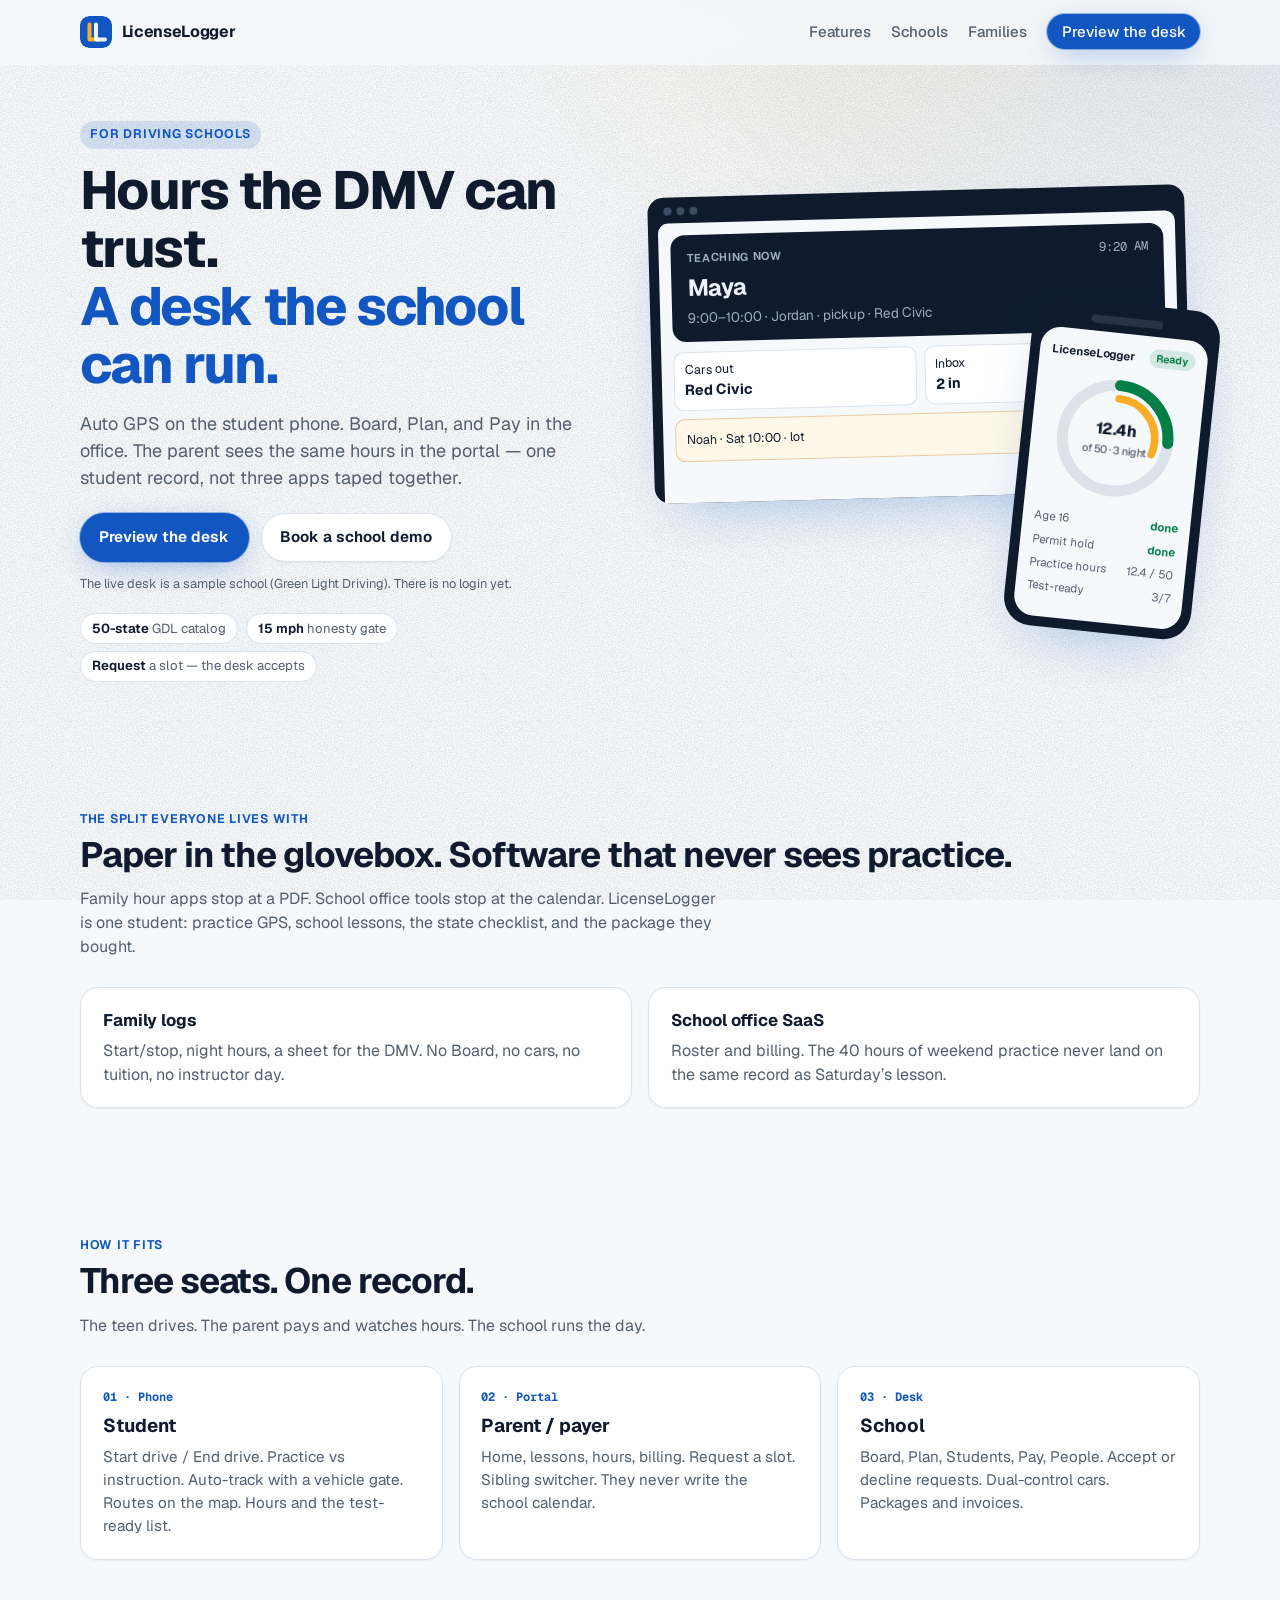
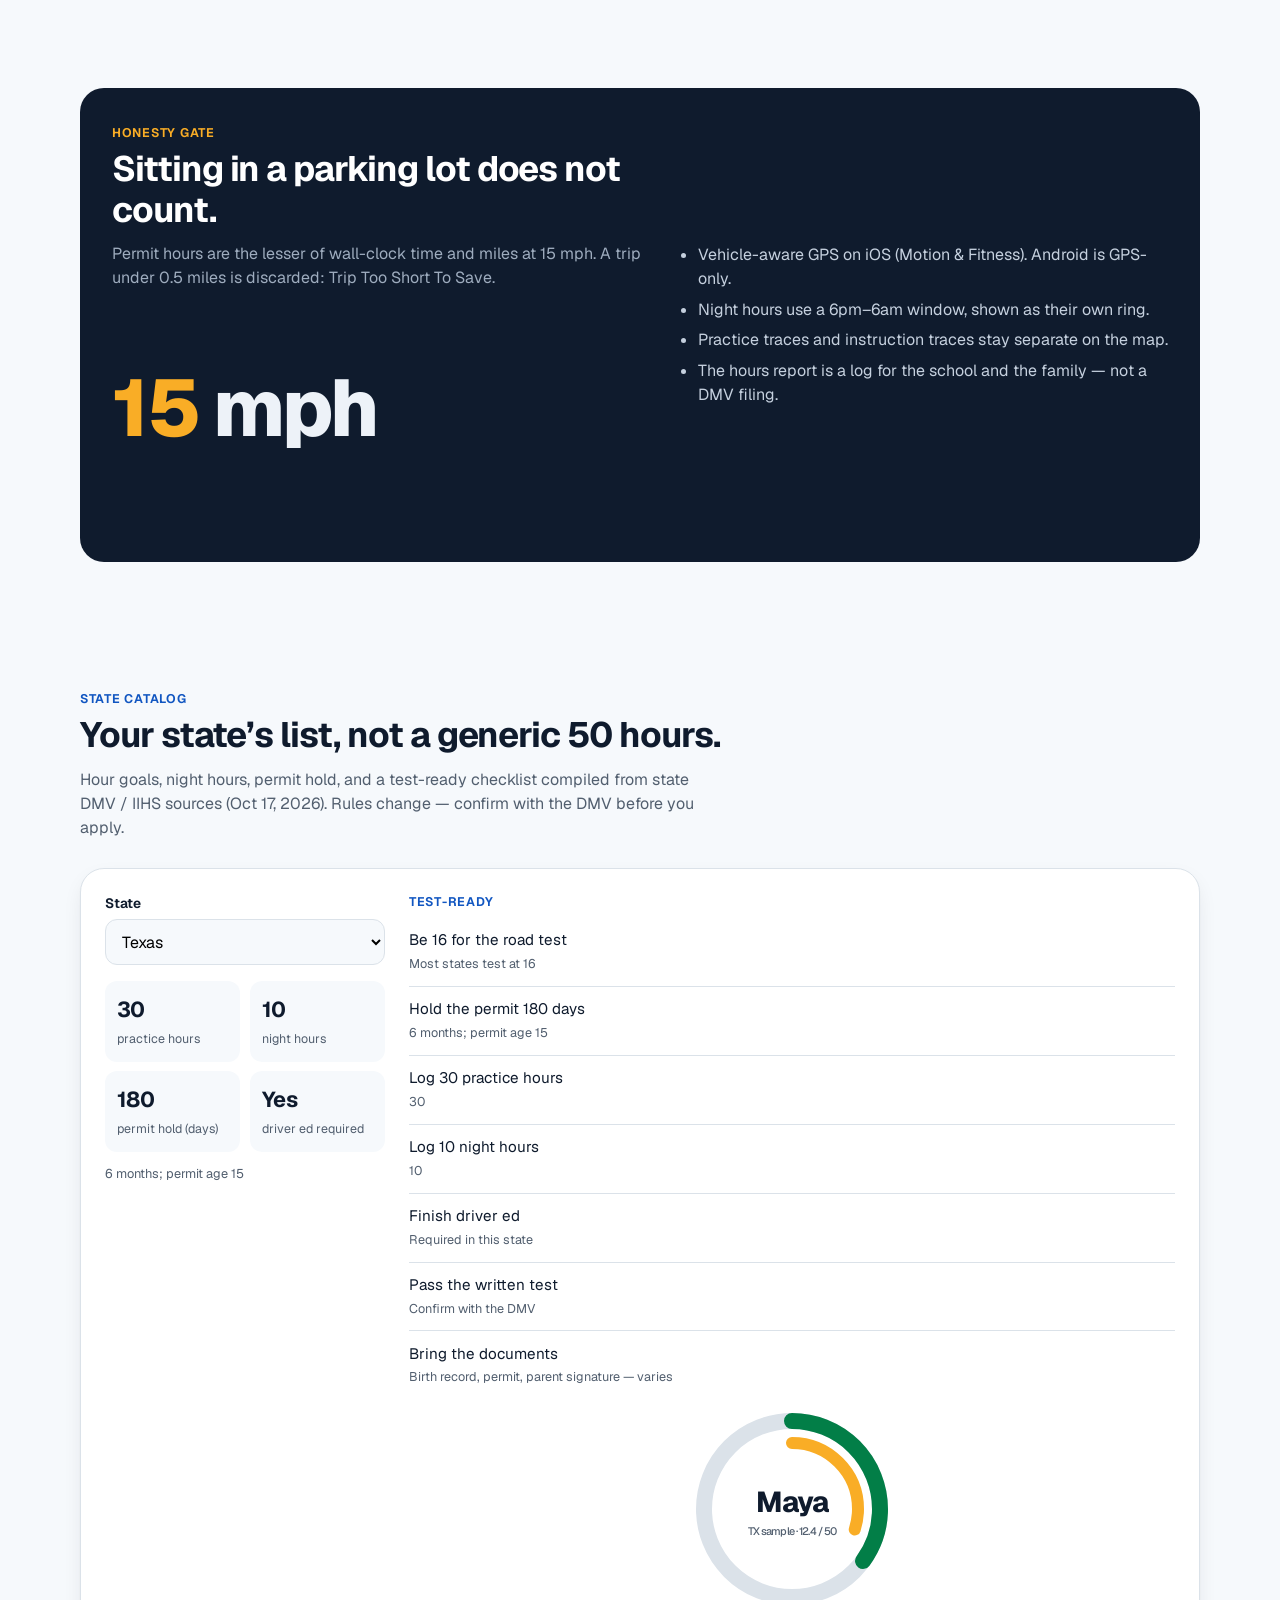
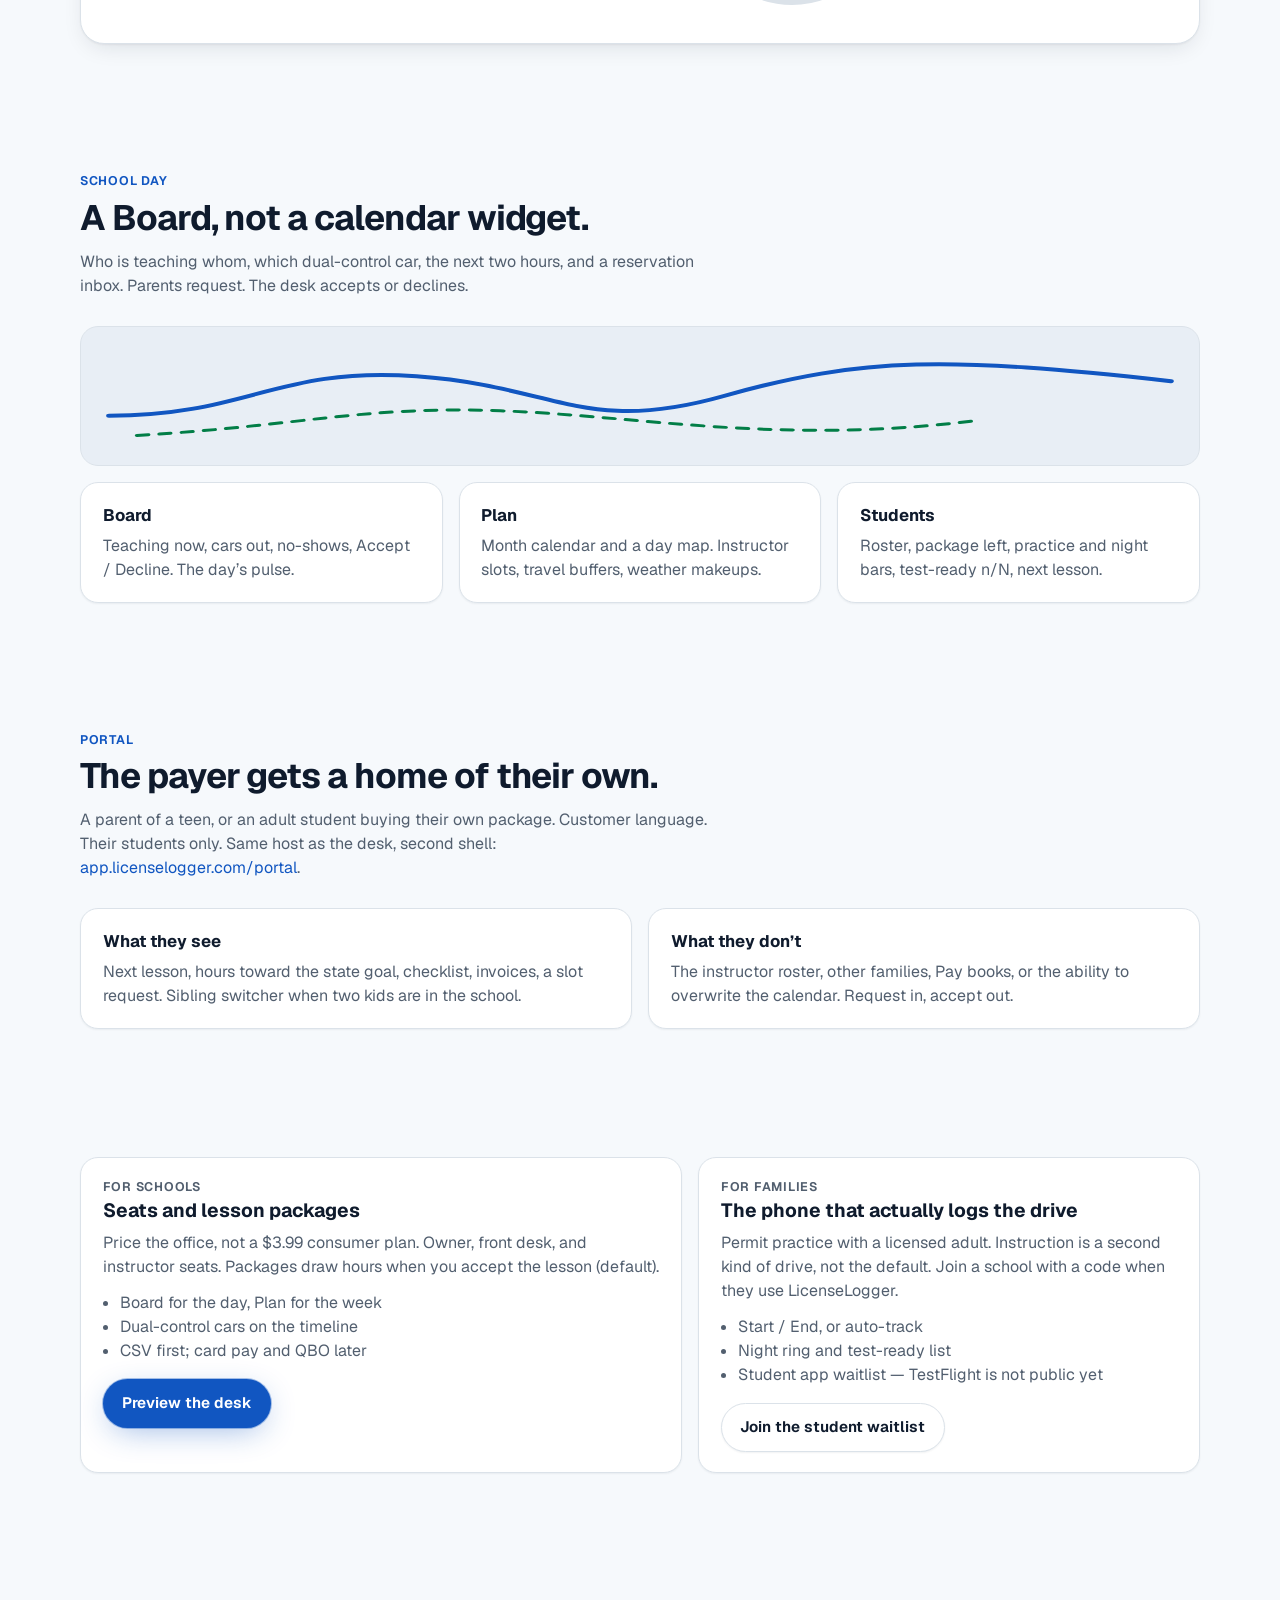
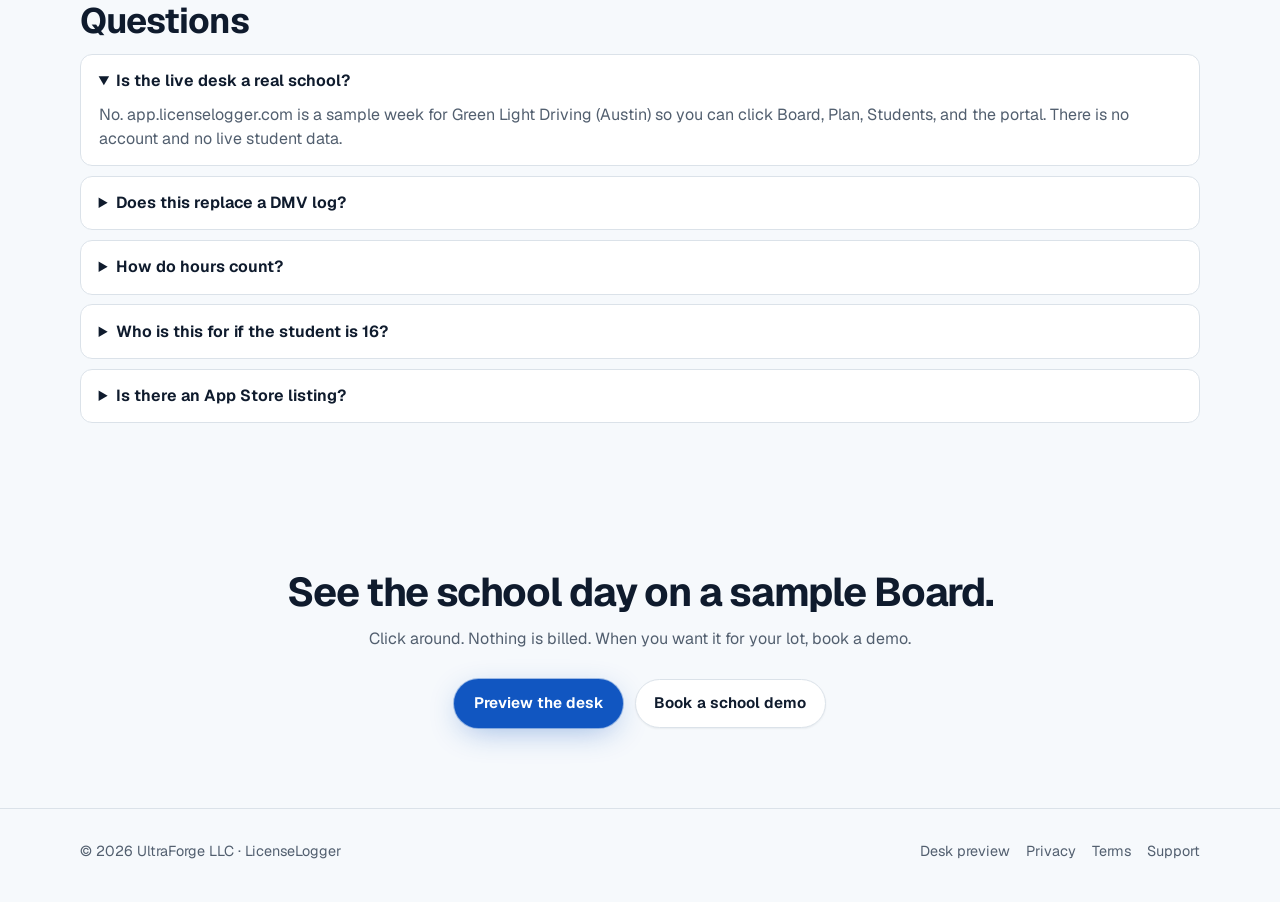
<file: index.html>
<!DOCTYPE html>
<html lang="en">
<head>
  <meta charset="UTF-8" />
  <meta name="viewport" content="width=device-width, initial-scale=1.0" />
  <title>LicenseLogger — Hours the DMV can trust. A desk the school can run.</title>
  <meta name="description" content="Driving-school hours on the student phone, Board and Plan in the office, and a parent portal on the same record. 50-state GDL, 15 mph honesty gate, seats and lesson packages." />
  <meta name="theme-color" content="#F6F9FC" />
  <link rel="canonical" href="https://licenselogger.com/" />

  <meta property="og:type" content="website" />
  <meta property="og:url" content="https://licenselogger.com/" />
  <meta property="og:title" content="LicenseLogger — Hours the DMV can trust. A desk the school can run." />
  <meta property="og:description" content="Auto GPS practice hours, a school office, and a parent portal on one student record." />
  <meta property="og:image" content="https://licenselogger.com/assets/og.png" />
  <meta property="og:site_name" content="LicenseLogger" />

  <meta name="twitter:card" content="summary_large_image" />
  <meta name="twitter:title" content="LicenseLogger — Driving school hours" />
  <meta name="twitter:description" content="GPS hours on the phone. Board, Plan, and Pay in the office." />
  <meta name="twitter:image" content="https://licenselogger.com/assets/og.png" />

  <link rel="icon" type="image/svg+xml" href="assets/logo.svg" />
  <link rel="apple-touch-icon" href="assets/logo.svg" />
  <link rel="stylesheet" href="site.css" />
</head>
<body>
  <header class="nav" id="nav">
    <div class="container nav-inner">
      <a class="brand" href="/">
        <img src="assets/logo.svg" width="32" height="32" alt="" />
        LicenseLogger
      </a>
      <button class="nav-toggle" type="button" aria-label="Menu" aria-expanded="false" id="navToggle">Menu</button>
      <ul class="nav-links" id="navLinks">
        <li><a href="#features">Features</a></li>
        <li><a href="#schools">Schools</a></li>
        <li><a href="#families">Families</a></li>
        <li><a href="https://app.licenselogger.com" class="nav-cta">Preview the desk</a></li>
      </ul>
    </div>
  </header>

  <main>
    <section class="hero">
      <div class="container hero-grid">
        <div>
          <div class="eyebrow">For driving schools</div>
          <h1>Hours the DMV can trust.<br /><em>A desk the school can run.</em></h1>
          <p class="hero-lead">
            Auto GPS on the student phone. Board, Plan, and Pay in the office.
            The parent sees the same hours in the portal — one student record, not three apps taped together.
          </p>
          <div class="hero-actions">
            <a class="btn btn-primary" href="https://app.licenselogger.com">Preview the desk</a>
            <a class="btn btn-secondary" href="mailto:support.ultraforgellc@gmail.com?subject=LicenseLogger%20school%20demo">Book a school demo</a>
          </div>
          <p class="note">The live desk is a sample school (Green Light Driving). There is no login yet.</p>
          <div class="hero-meta">
            <span><strong>50-state</strong> GDL catalog</span>
            <span><strong>15 mph</strong> honesty gate</span>
            <span><strong>Request</strong> a slot — the desk accepts</span>
          </div>
        </div>

        <div class="stage" aria-hidden="true">
          <div class="laptop">
            <div class="laptop-bar"><i></i><i></i><i></i></div>
            <div class="laptop-screen">
              <div class="pulse-card">
                <div class="pulse-top">
                  <div class="kicker">Teaching now</div>
                  <div class="pulse-time">9:20 AM</div>
                </div>
                <h3>Maya</h3>
                <p>9:00–10:00 · Jordan · pickup · Red Civic</p>
              </div>
              <div class="mini-row">
                <div class="mini"><span>Cars out</span><b>Red Civic</b></div>
                <div class="mini"><span>Inbox</span><b>2 in</b></div>
              </div>
              <div class="req" id="reqChip">
                <span>Noah · Sat 10:00 · lot</span>
                <button type="button" id="acceptBtn">Accept</button>
              </div>
            </div>
          </div>
          <div class="phone">
            <div class="phone-notch"></div>
            <div class="phone-screen">
              <div class="ph-bar">
                <span>LicenseLogger</span>
                <span class="ph-pill">Ready</span>
              </div>
              <div class="arc-wrap">
                <svg viewBox="0 0 120 120">
                  <circle cx="60" cy="60" r="48" fill="none" stroke="#dbe2e9" stroke-width="10" />
                  <circle cx="60" cy="60" r="48" fill="none" stroke="#027e47" stroke-width="10"
                    stroke-linecap="round" stroke-dasharray="75 226" transform="rotate(-90 60 60)" />
                  <circle cx="60" cy="60" r="36" fill="none" stroke="#f9ad26" stroke-width="7"
                    stroke-linecap="round" stroke-dasharray="68 158" transform="rotate(-90 60 60)" />
                </svg>
                <div class="arc-label">12.4h<small>of 50 · 3 night</small></div>
              </div>
              <div class="ph-check">
                <ul>
                  <li>Age 16 <span class="done">done</span></li>
                  <li>Permit hold <span class="done">done</span></li>
                  <li>Practice hours <span>12.4 / 50</span></li>
                  <li>Test-ready <span>3/7</span></li>
                </ul>
              </div>
            </div>
          </div>
        </div>
      </div>
    </section>

    <section>
      <div class="container">
        <p class="section-kicker">The split everyone lives with</p>
        <h2>Paper in the glovebox. Software that never sees practice.</h2>
        <p class="lede">Family hour apps stop at a PDF. School office tools stop at the calendar. LicenseLogger is one student: practice GPS, school lessons, the state checklist, and the package they bought.</p>
        <div class="split">
          <article class="card">
            <h3>Family logs</h3>
            <p>Start/stop, night hours, a sheet for the DMV. No Board, no cars, no tuition, no instructor day.</p>
          </article>
          <article class="card">
            <h3>School office SaaS</h3>
            <p>Roster and billing. The 40 hours of weekend practice never land on the same record as Saturday’s lesson.</p>
          </article>
        </div>
      </div>
    </section>

    <section id="features">
      <div class="container">
        <p class="section-kicker">How it fits</p>
        <h2>Three seats. One record.</h2>
        <p class="lede">The teen drives. The parent pays and watches hours. The school runs the day.</p>
        <div class="trio">
          <article class="seat">
            <div class="num">01 · Phone</div>
            <h3>Student</h3>
            <p>Start drive / End drive. Practice vs instruction. Auto-track with a vehicle gate. Routes on the map. Hours and the test-ready list.</p>
          </article>
          <article class="seat">
            <div class="num">02 · Portal</div>
            <h3>Parent / payer</h3>
            <p>Home, lessons, hours, billing. Request a slot. Sibling switcher. They never write the school calendar.</p>
          </article>
          <article class="seat">
            <div class="num">03 · Desk</div>
            <h3>School</h3>
            <p>Board, Plan, Students, Pay, People. Accept or decline requests. Dual-control cars. Packages and invoices.</p>
          </article>
        </div>
      </div>
    </section>

    <section>
      <div class="container">
        <div class="honesty">
          <div>
            <p class="section-kicker" style="color:var(--accent)">Honesty gate</p>
            <h2>Sitting in a parking lot does not count.</h2>
            <p class="lede">Permit hours are the lesser of wall-clock time and miles at 15 mph. A trip under 0.5 miles is discarded: Trip Too Short To Save.</p>
            <p class="honesty-stat"><span>15</span> mph</p>
          </div>
          <ul>
            <li>Vehicle-aware GPS on iOS (Motion &amp; Fitness). Android is GPS-only.</li>
            <li>Night hours use a 6pm–6am window, shown as their own ring.</li>
            <li>Practice traces and instruction traces stay separate on the map.</li>
            <li>The hours report is a log for the school and the family — not a DMV filing.</li>
          </ul>
        </div>
      </div>
    </section>

    <section>
      <div class="container">
        <p class="section-kicker">State catalog</p>
        <h2>Your state’s list, not a generic 50 hours.</h2>
        <p class="lede">Hour goals, night hours, permit hold, and a test-ready checklist compiled from state DMV / IIHS sources (Oct 17, 2026). Rules change — confirm with the DMV before you apply.</p>
        <div class="state-panel">
          <div>
            <label for="stateSelect">State</label>
            <select id="stateSelect"></select>
            <div class="state-stats">
              <div class="stat"><b id="stPractice">30</b><span>practice hours</span></div>
              <div class="stat"><b id="stNight">10</b><span>night hours</span></div>
              <div class="stat"><b id="stHold">180</b><span>permit hold (days)</span></div>
              <div class="stat"><b id="stEd">Yes</b><span>driver ed required</span></div>
            </div>
            <p class="note" id="stHoldNote"></p>
          </div>
          <div>
            <p class="section-kicker" style="margin-top:0">Test-ready</p>
            <ul class="check-list" id="stCheck"></ul>
            <div class="arc-big" aria-hidden="true">
              <svg viewBox="0 0 220 220">
                <circle cx="110" cy="110" r="88" fill="none" stroke="#dbe2e9" stroke-width="16" />
                <circle id="arcPractice" cx="110" cy="110" r="88" fill="none" stroke="#027e47" stroke-width="16"
                  stroke-linecap="round" stroke-dasharray="138 415" transform="rotate(-90 110 110)" />
                <circle id="arcNight" cx="110" cy="110" r="66" fill="none" stroke="#f9ad26" stroke-width="12"
                  stroke-linecap="round" stroke-dasharray="124 290" transform="rotate(-90 110 110)" />
              </svg>
              <div class="arc-label">Maya<small>TX sample · 12.4 / 50</small></div>
            </div>
          </div>
        </div>
      </div>
    </section>

    <section>
      <div class="container">
        <p class="section-kicker">School day</p>
        <h2>A Board, not a calendar widget.</h2>
        <p class="lede">Who is teaching whom, which dual-control car, the next two hours, and a reservation inbox. Parents request. The desk accepts or declines.</p>
        <div class="map-strip" aria-hidden="true">
          <svg viewBox="0 0 800 140" preserveAspectRatio="none">
            <path d="M20 90 C 120 90, 140 40, 240 50 S 360 110, 460 70 S 620 30, 780 55" fill="none" stroke="#1156C1" stroke-width="4" stroke-linecap="round"/>
            <path d="M40 110 C 160 100, 200 80, 300 85 S 500 120, 640 95" fill="none" stroke="#027e47" stroke-width="3" stroke-linecap="round" stroke-dasharray="8 8"/>
          </svg>
        </div>
        <div class="trio" style="margin-top:1rem">
          <article class="card">
            <h3>Board</h3>
            <p>Teaching now, cars out, no-shows, Accept / Decline. The day’s pulse.</p>
          </article>
          <article class="card">
            <h3>Plan</h3>
            <p>Month calendar and a day map. Instructor slots, travel buffers, weather makeups.</p>
          </article>
          <article class="card">
            <h3>Students</h3>
            <p>Roster, package left, practice and night bars, test-ready n/N, next lesson.</p>
          </article>
        </div>
      </div>
    </section>

    <section>
      <div class="container">
        <p class="section-kicker">Portal</p>
        <h2>The payer gets a home of their own.</h2>
        <p class="lede">A parent of a teen, or an adult student buying their own package. Customer language. Their students only. Same host as the desk, second shell: <a href="https://app.licenselogger.com/portal">app.licenselogger.com/portal</a>.</p>
        <div class="split">
          <article class="card">
            <h3>What they see</h3>
            <p>Next lesson, hours toward the state goal, checklist, invoices, a slot request. Sibling switcher when two kids are in the school.</p>
          </article>
          <article class="card">
            <h3>What they don’t</h3>
            <p>The instructor roster, other families, Pay books, or the ability to overwrite the calendar. Request in, accept out.</p>
          </article>
        </div>
      </div>
    </section>

    <section id="schools">
      <div class="container audience">
        <article class="card">
          <p class="section-kicker">For schools</p>
          <h3>Seats and lesson packages</h3>
          <p>Price the office, not a $3.99 consumer plan. Owner, front desk, and instructor seats. Packages draw hours when you accept the lesson (default).</p>
          <ul>
            <li>Board for the day, Plan for the week</li>
            <li>Dual-control cars on the timeline</li>
            <li>CSV first; card pay and QBO later</li>
          </ul>
          <a class="btn btn-primary" href="https://app.licenselogger.com">Preview the desk</a>
        </article>
        <article class="card" id="families">
          <p class="section-kicker">For families</p>
          <h3>The phone that actually logs the drive</h3>
          <p>Permit practice with a licensed adult. Instruction is a second kind of drive, not the default. Join a school with a code when they use LicenseLogger.</p>
          <ul>
            <li>Start / End, or auto-track</li>
            <li>Night ring and test-ready list</li>
            <li>Student app waitlist — TestFlight is not public yet</li>
          </ul>
          <a class="btn btn-secondary" href="mailto:support.ultraforgellc@gmail.com?subject=LicenseLogger%20student%20app%20waitlist">Join the student waitlist</a>
        </article>
      </div>
    </section>

    <section class="faq">
      <div class="container">
        <h2>Questions</h2>
        <details open>
          <summary>Is the live desk a real school?</summary>
          <p>No. app.licenselogger.com is a sample week for Green Light Driving (Austin) so you can click Board, Plan, Students, and the portal. There is no account and no live student data.</p>
        </details>
        <details>
          <summary>Does this replace a DMV log?</summary>
          <p>It is a driving-hours record for the family and the school. It is not a DMV filing and not a certificate of completion. Confirm your state’s form with the DMV.</p>
        </details>
        <details>
          <summary>How do hours count?</summary>
          <p>Credit is the lesser of elapsed clock time and distance at 15 miles per hour. Trips under 0.5 miles are discarded. Night uses a 6pm–6am window unless the school sets another.</p>
        </details>
        <details>
          <summary>Who is this for if the student is 16?</summary>
          <p>The student uses the phone. The parent or guardian is the customer login. Age rating and privacy terms cover 13–17 student data. Under 13 is not a seat.</p>
        </details>
        <details>
          <summary>Is there an App Store listing?</summary>
          <p>The store name LicenseLogger is reserved. The student app is not in TestFlight for the public yet. Schools can preview the desk today and write us for a demo.</p>
        </details>
      </div>
    </section>

    <section class="close">
      <div class="container">
        <h2>See the school day on a sample Board.</h2>
        <p class="lede">Click around. Nothing is billed. When you want it for your lot, book a demo.</p>
        <div class="close-actions" style="justify-content:center">
          <a class="btn btn-primary" href="https://app.licenselogger.com">Preview the desk</a>
          <a class="btn btn-secondary" href="mailto:support.ultraforgellc@gmail.com?subject=LicenseLogger%20school%20demo">Book a school demo</a>
        </div>
      </div>
    </section>
  </main>

  <footer>
    <div class="container foot">
      <div>© 2026 UltraForge LLC · LicenseLogger</div>
      <nav>
        <a href="https://app.licenselogger.com">Desk preview</a>
        <a href="privacy.html">Privacy</a>
        <a href="terms.html">Terms</a>
        <a href="mailto:support.ultraforgellc@gmail.com">Support</a>
      </nav>
    </div>
  </footer>
  <script src="site.js"></script>
</body>
</html>
</file>
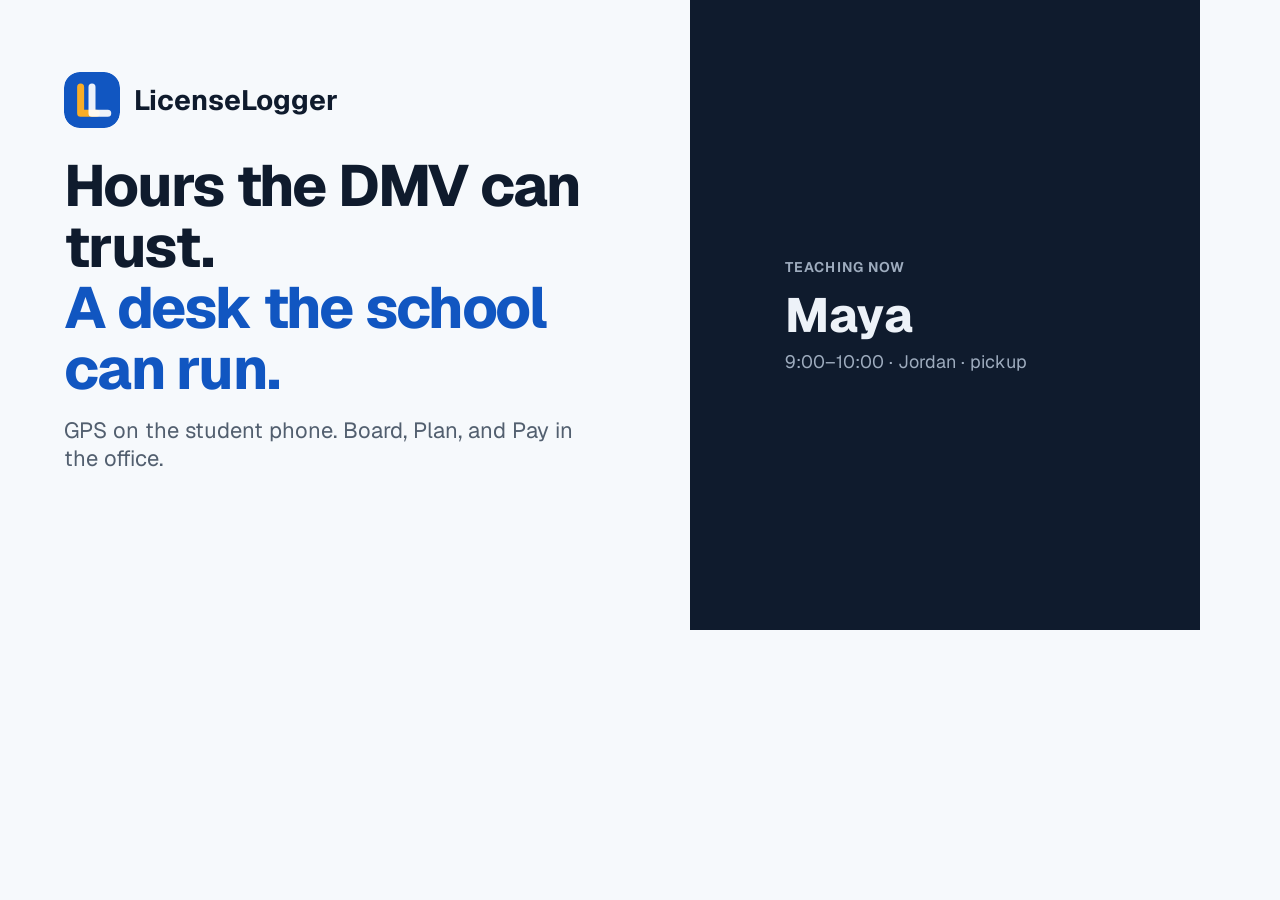
<file: og.html>
<!DOCTYPE html>
<html lang="en">
<head>
  <meta charset="UTF-8" />
  <meta name="robots" content="noindex" />
  <style>
    @font-face {
      font-family: Geist;
      src: url("assets/fonts/Geist-Variable.woff2") format("woff2");
      font-weight: 100 900;
    }
    html, body { margin: 0; }
    body {
      width: 1200px; height: 630px;
      font-family: Geist, system-ui, sans-serif;
      background: #f6f9fc;
      color: #0f1b2d;
      display: grid;
      grid-template-columns: 1.15fr 0.85fr;
      overflow: hidden;
    }
    .left { padding: 72px 64px; }
    .brand { display: flex; align-items: center; gap: 14px; font-weight: 700; font-size: 28px; }
    img { width: 56px; height: 56px; border-radius: 16px; }
    h1 { font-size: 58px; line-height: 1.05; letter-spacing: -0.03em; margin: 28px 0 16px; font-weight: 750; }
    h1 span { color: #1156c1; }
    p { font-size: 22px; color: #525f6f; margin: 0; max-width: 34rem; }
    .right {
      background: #0f1b2d;
      display: grid;
      place-items: center;
      color: #edf2f8;
    }
    .card { width: 320px; }
    .k { font-size: 14px; letter-spacing: 0.08em; text-transform: uppercase; color: #9eacbe; font-weight: 650; }
    .n { font-size: 48px; font-weight: 750; margin: 8px 0 4px; }
    .s { color: #9eacbe; font-size: 18px; }
  </style>
</head>
<body>
  <div class="left">
    <div class="brand"><img src="assets/logo.svg" alt="" /> LicenseLogger</div>
    <h1>Hours the DMV can trust.<br /><span>A desk the school can run.</span></h1>
    <p>GPS on the student phone. Board, Plan, and Pay in the office.</p>
  </div>
  <div class="right">
    <div class="card">
      <div class="k">Teaching now</div>
      <div class="n">Maya</div>
      <div class="s">9:00–10:00 · Jordan · pickup</div>
    </div>
  </div>
</body>
</html>
</file>
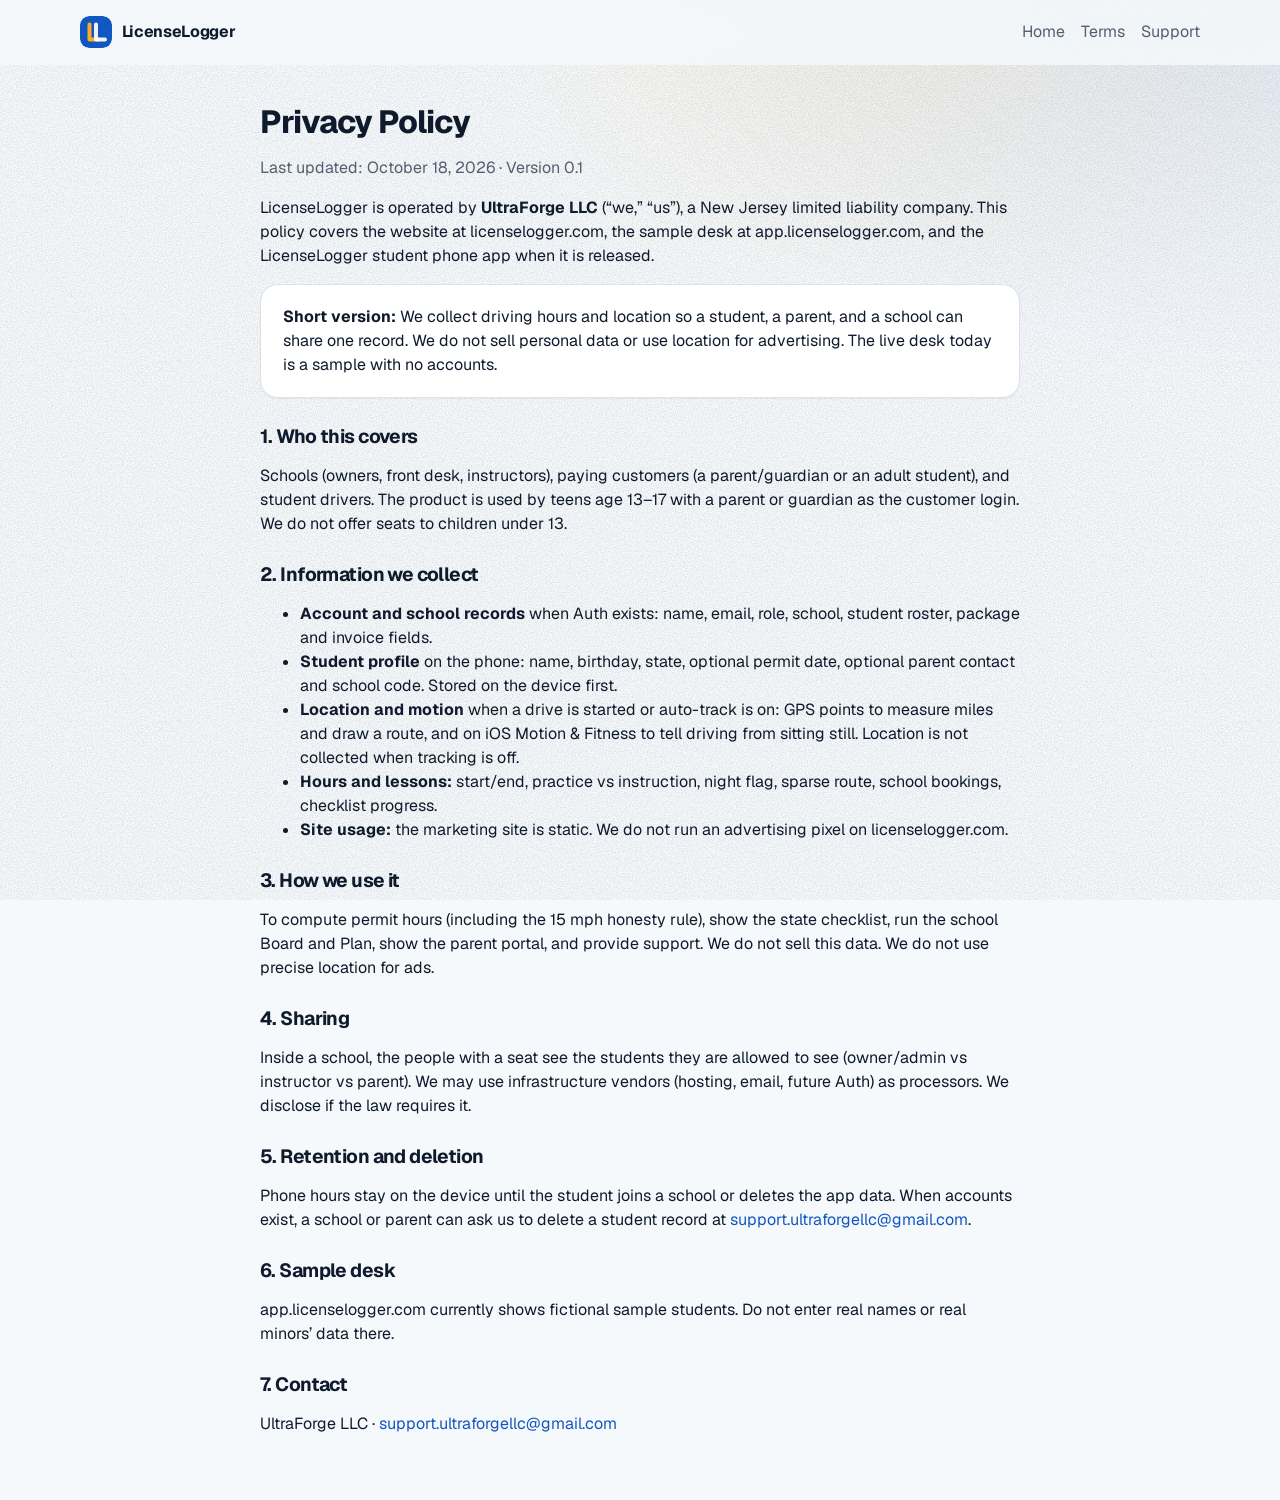
<file: privacy.html>
<!DOCTYPE html>
<html lang="en">
<head>
  <meta charset="UTF-8" />
  <meta name="viewport" content="width=device-width, initial-scale=1.0" />
  <title>Privacy Policy — LicenseLogger</title>
  <meta name="description" content="How LicenseLogger collects and uses student, parent, and school data, including location and hours for drivers age 13–17." />
  <meta name="theme-color" content="#F6F9FC" />
  <link rel="canonical" href="https://licenselogger.com/privacy.html" />
  <link rel="icon" type="image/svg+xml" href="assets/logo.svg" />
  <link rel="stylesheet" href="site.css" />
</head>
<body>
  <header class="nav">
    <div class="container nav-inner">
      <a class="brand" href="/">
        <img src="assets/logo.svg" width="32" height="32" alt="" />
        LicenseLogger
      </a>
      <nav class="foot" style="border:0;padding:0">
        <a href="/">Home</a>
        <a href="terms.html">Terms</a>
        <a href="mailto:support.ultraforgellc@gmail.com">Support</a>
      </nav>
    </div>
  </header>

  <article class="legal">
    <h1>Privacy Policy</h1>
    <p class="updated">Last updated: October 18, 2026 · Version 0.1</p>
    <p>
      LicenseLogger is operated by <strong>UltraForge LLC</strong> (“we,” “us”), a New Jersey limited liability company.
      This policy covers the website at licenselogger.com, the sample desk at app.licenselogger.com,
      and the LicenseLogger student phone app when it is released.
    </p>
    <div class="card">
      <strong>Short version:</strong> We collect driving hours and location so a student, a parent, and a school can share one record.
      We do not sell personal data or use location for advertising. The live desk today is a sample with no accounts.
    </div>

    <h2>1. Who this covers</h2>
    <p>
      Schools (owners, front desk, instructors), paying customers (a parent/guardian or an adult student),
      and student drivers. The product is used by teens age 13–17 with a parent or guardian as the customer login.
      We do not offer seats to children under 13.
    </p>

    <h2>2. Information we collect</h2>
    <ul>
      <li><strong>Account and school records</strong> when Auth exists: name, email, role, school, student roster, package and invoice fields.</li>
      <li><strong>Student profile</strong> on the phone: name, birthday, state, optional permit date, optional parent contact and school code. Stored on the device first.</li>
      <li><strong>Location and motion</strong> when a drive is started or auto-track is on: GPS points to measure miles and draw a route, and on iOS Motion &amp; Fitness to tell driving from sitting still. Location is not collected when tracking is off.</li>
      <li><strong>Hours and lessons:</strong> start/end, practice vs instruction, night flag, sparse route, school bookings, checklist progress.</li>
      <li><strong>Site usage:</strong> the marketing site is static. We do not run an advertising pixel on licenselogger.com.</li>
    </ul>

    <h2>3. How we use it</h2>
    <p>
      To compute permit hours (including the 15 mph honesty rule), show the state checklist, run the school Board and Plan,
      show the parent portal, and provide support. We do not sell this data. We do not use precise location for ads.
    </p>

    <h2>4. Sharing</h2>
    <p>
      Inside a school, the people with a seat see the students they are allowed to see (owner/admin vs instructor vs parent).
      We may use infrastructure vendors (hosting, email, future Auth) as processors. We disclose if the law requires it.
    </p>

    <h2>5. Retention and deletion</h2>
    <p>
      Phone hours stay on the device until the student joins a school or deletes the app data.
      When accounts exist, a school or parent can ask us to delete a student record at
      <a href="mailto:support.ultraforgellc@gmail.com">support.ultraforgellc@gmail.com</a>.
    </p>

    <h2>6. Sample desk</h2>
    <p>
      app.licenselogger.com currently shows fictional sample students. Do not enter real names or real minors’ data there.
    </p>

    <h2>7. Contact</h2>
    <p>
      UltraForge LLC ·
      <a href="mailto:support.ultraforgellc@gmail.com">support.ultraforgellc@gmail.com</a>
    </p>
  </article>
</body>
</html>
</file>
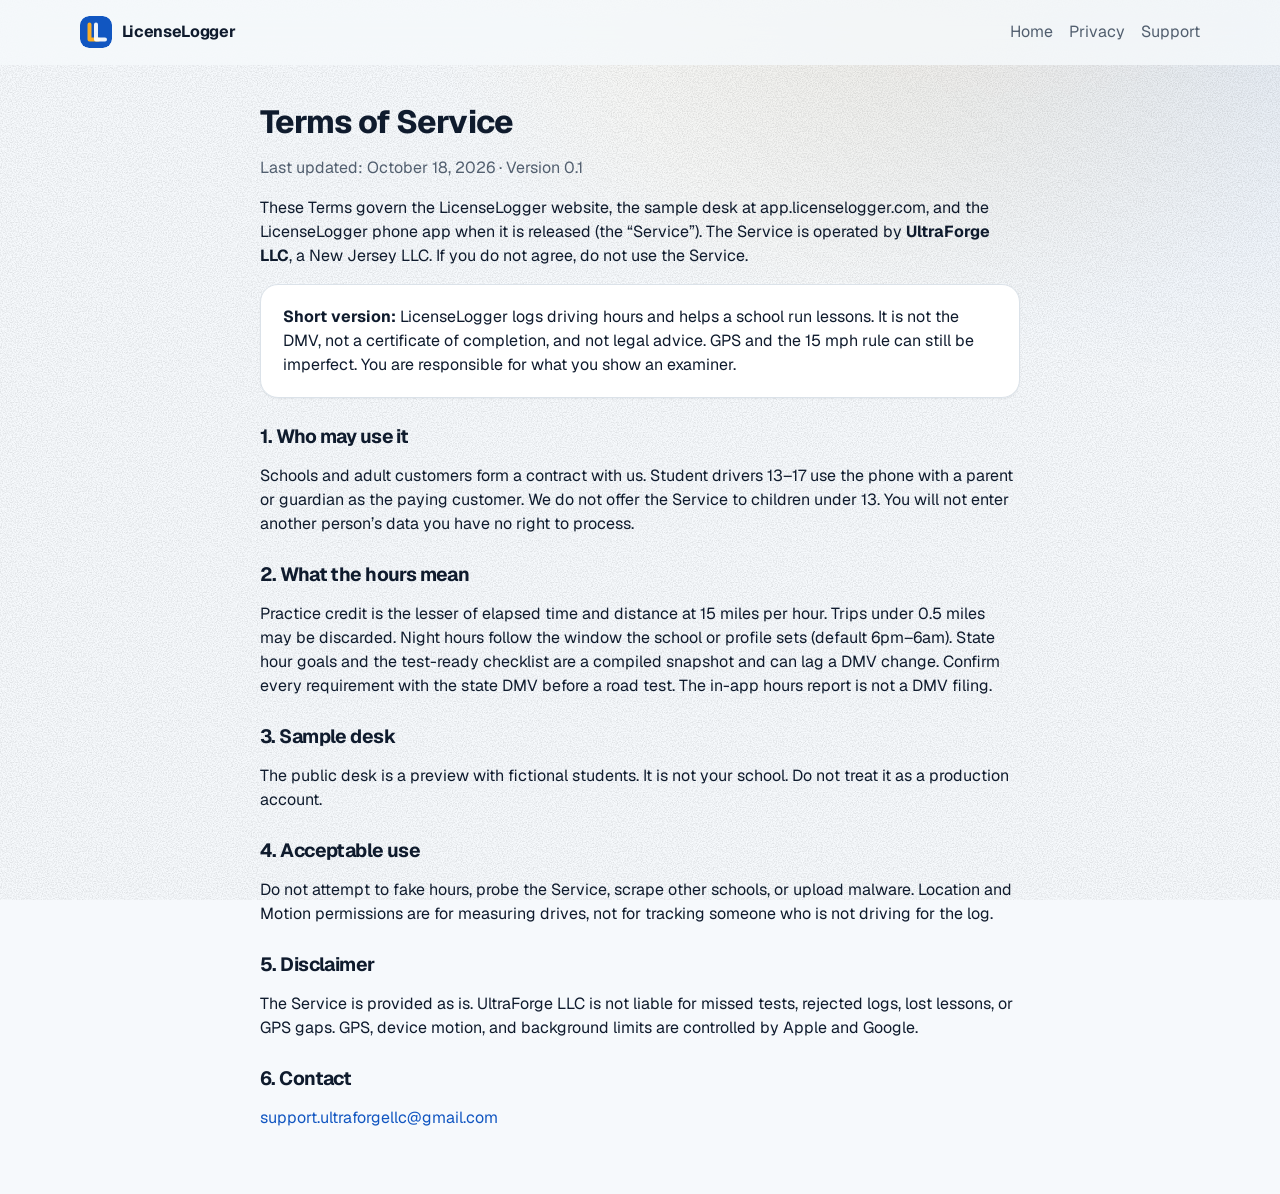
<file: terms.html>
<!DOCTYPE html>
<html lang="en">
<head>
  <meta charset="UTF-8" />
  <meta name="viewport" content="width=device-width, initial-scale=1.0" />
  <title>Terms of Service — LicenseLogger</title>
  <meta name="description" content="Terms of Service for LicenseLogger, the driving-school hours app and desk operated by UltraForge LLC." />
  <meta name="theme-color" content="#F6F9FC" />
  <link rel="canonical" href="https://licenselogger.com/terms.html" />
  <link rel="icon" type="image/svg+xml" href="assets/logo.svg" />
  <link rel="stylesheet" href="site.css" />
</head>
<body>
  <header class="nav">
    <div class="container nav-inner">
      <a class="brand" href="/">
        <img src="assets/logo.svg" width="32" height="32" alt="" />
        LicenseLogger
      </a>
      <nav class="foot" style="border:0;padding:0">
        <a href="/">Home</a>
        <a href="privacy.html">Privacy</a>
        <a href="mailto:support.ultraforgellc@gmail.com">Support</a>
      </nav>
    </div>
  </header>

  <article class="legal">
    <h1>Terms of Service</h1>
    <p class="updated">Last updated: October 18, 2026 · Version 0.1</p>
    <p>
      These Terms govern the LicenseLogger website, the sample desk at app.licenselogger.com,
      and the LicenseLogger phone app when it is released (the “Service”).
      The Service is operated by <strong>UltraForge LLC</strong>, a New Jersey LLC.
      If you do not agree, do not use the Service.
    </p>
    <div class="card">
      <strong>Short version:</strong> LicenseLogger logs driving hours and helps a school run lessons.
      It is not the DMV, not a certificate of completion, and not legal advice. GPS and the 15 mph rule can still be imperfect.
      You are responsible for what you show an examiner.
    </div>

    <h2>1. Who may use it</h2>
    <p>
      Schools and adult customers form a contract with us. Student drivers 13–17 use the phone with a parent or guardian as the paying customer.
      We do not offer the Service to children under 13. You will not enter another person’s data you have no right to process.
    </p>

    <h2>2. What the hours mean</h2>
    <p>
      Practice credit is the lesser of elapsed time and distance at 15 miles per hour. Trips under 0.5 miles may be discarded.
      Night hours follow the window the school or profile sets (default 6pm–6am).
      State hour goals and the test-ready checklist are a compiled snapshot and can lag a DMV change.
      Confirm every requirement with the state DMV before a road test. The in-app hours report is not a DMV filing.
    </p>

    <h2>3. Sample desk</h2>
    <p>
      The public desk is a preview with fictional students. It is not your school. Do not treat it as a production account.
    </p>

    <h2>4. Acceptable use</h2>
    <p>
      Do not attempt to fake hours, probe the Service, scrape other schools, or upload malware.
      Location and Motion permissions are for measuring drives, not for tracking someone who is not driving for the log.
    </p>

    <h2>5. Disclaimer</h2>
    <p>
      The Service is provided as is. UltraForge LLC is not liable for missed tests, rejected logs, lost lessons, or GPS gaps.
      GPS, device motion, and background limits are controlled by Apple and Google.
    </p>

    <h2>6. Contact</h2>
    <p>
      <a href="mailto:support.ultraforgellc@gmail.com">support.ultraforgellc@gmail.com</a>
    </p>
  </article>
</body>
</html>
</file>
<file: site.css>
@font-face {
  font-family: "Geist";
  src: url("assets/fonts/Geist-Variable.woff2") format("woff2");
  font-weight: 100 900;
  font-style: normal;
  font-display: swap;
}
@font-face {
  font-family: "Geist Mono";
  src: url("assets/fonts/GeistMono-Variable.woff2") format("woff2");
  font-weight: 100 900;
  font-style: normal;
  font-display: swap;
}

:root {
  color-scheme: light;
  --bg: #f6f9fc;
  --surface: #ffffff;
  --surface-2: #eef3f8;
  --border: #dbe2e9;
  --text: #0f1b2d;
  --muted: #525f6f;
  --primary: #1156c1;
  --on-primary: #ffffff;
  --accent: #f9ad26;
  --success: #027e47;
  --danger: #c92324;
  --navy: #0f1b2d;
  --primary-soft: color-mix(in oklab, var(--primary) 14%, transparent);
  --accent-soft: color-mix(in oklab, var(--accent) 22%, transparent);
  --success-soft: color-mix(in oklab, var(--success) 14%, transparent);
  --shadow-sm: 0 1px 2px rgb(15 27 45 / 6%);
  --shadow-md: 0 1px 2px rgb(15 27 45 / 5%), 0 8px 24px -8px rgb(15 27 45 / 14%);
  --shadow-lg: 0 24px 60px -24px rgb(17 86 193 / 35%);
  --glow: 0 0 0 1px color-mix(in oklab, var(--primary) 35%, transparent),
    0 8px 32px -8px color-mix(in oklab, var(--primary) 45%, transparent);
  --font: "Geist", ui-sans-serif, system-ui, -apple-system, "Segoe UI", sans-serif;
  --mono: "Geist Mono", ui-monospace, "SFMono-Regular", Menlo, monospace;
  --max: 1120px;
  --radius: 12px;
  --radius-lg: 18px;
  --ease: cubic-bezier(0.2, 0.8, 0.2, 1);
}

*,
*::before,
*::after { box-sizing: border-box; }

html {
  scroll-behavior: smooth;
  background: var(--bg);
  overflow-x: clip;
}

body {
  margin: 0;
  font-family: var(--font);
  color: var(--text);
  background: transparent;
  isolation: isolate;
  line-height: 1.5;
  font-size: 16px;
  -webkit-font-smoothing: antialiased;
}

body::before,
body::after {
  content: "";
  position: fixed;
  inset: 0;
  z-index: -1;
  pointer-events: none;
}
body::before {
  background:
    radial-gradient(60rem 34rem at 100% 0%, color-mix(in oklab, var(--primary) 8%, transparent), transparent 70%),
    radial-gradient(44rem 30rem at 72% 0%, color-mix(in oklab, var(--accent) 9%, transparent), transparent 70%);
}
body::after {
  opacity: 0.09;
  background: url("data:image/svg+xml,%3Csvg xmlns='http://www.w3.org/2000/svg' width='180' height='180'%3E%3Cfilter id='n'%3E%3CfeTurbulence type='fractalNoise' baseFrequency='.8' numOctaves='3' stitchTiles='stitch'/%3E%3CfeColorMatrix values='0 0 0 0 0  0 0 0 0 0  0 0 0 0 0  2.4 0 0 0 -.9'/%3E%3C/filter%3E%3Crect width='100%25' height='100%25' filter='url(%23n)'/%3E%3C/svg%3E");
}

img { max-width: 100%; display: block; }
a { color: var(--primary); text-decoration: none; }
a:hover { text-decoration: underline; }

.container {
  width: min(100% - 2.5rem, var(--max));
  margin-inline: auto;
}

/* —— Nav —— */
.nav {
  position: sticky;
  top: 0;
  z-index: 50;
  backdrop-filter: blur(16px);
  background: color-mix(in oklab, var(--bg) 82%, transparent);
  border-bottom: 1px solid transparent;
}
.nav.scrolled { border-bottom-color: var(--border); }
.nav-inner {
  display: flex;
  align-items: center;
  justify-content: space-between;
  gap: 1rem;
  min-height: 64px;
}
.brand {
  display: flex;
  align-items: center;
  gap: 0.6rem;
  font-weight: 700;
  letter-spacing: -0.02em;
  color: var(--text);
  text-decoration: none;
}
.brand img { width: 32px; height: 32px; border-radius: 9px; }
.nav-links {
  display: flex;
  align-items: center;
  gap: 1.25rem;
  list-style: none;
  margin: 0;
  padding: 0;
}
.nav-links a {
  color: var(--muted);
  font-weight: 500;
  font-size: 0.9375rem;
  text-decoration: none;
}
.nav-links a:hover { color: var(--text); }
.nav-cta {
  background: var(--primary);
  color: var(--on-primary) !important;
  padding: 0.5rem 0.9rem;
  border-radius: 999px;
  box-shadow: var(--glow);
}
.nav-cta:hover { text-decoration: none; filter: brightness(1.05); }
.nav-toggle {
  display: none;
  background: var(--surface);
  border: 1px solid var(--border);
  border-radius: 10px;
  padding: 0.4rem 0.7rem;
  font: inherit;
  font-weight: 600;
}

/* —— Buttons —— */
.btn {
  display: inline-flex;
  align-items: center;
  justify-content: center;
  gap: 0.4rem;
  padding: 0.75rem 1.15rem;
  border-radius: 999px;
  font-weight: 650;
  font-size: 0.95rem;
  text-decoration: none;
  border: 1px solid transparent;
  transition: transform 160ms var(--ease), box-shadow 160ms var(--ease);
}
.btn:hover { text-decoration: none; transform: translateY(-1px); }
.btn-primary {
  background: var(--primary);
  color: var(--on-primary);
  box-shadow: var(--glow);
}
.btn-secondary {
  background: var(--surface);
  color: var(--text);
  border-color: var(--border);
  box-shadow: var(--shadow-sm);
}
.hero-actions, .close-actions { display: flex; flex-wrap: wrap; gap: 0.75rem; }

/* —— Hero —— */
.hero { padding: 3.5rem 0 4rem; }
.hero-grid {
  display: grid;
  grid-template-columns: minmax(0, 1fr) minmax(280px, 1.05fr);
  gap: 3rem;
  align-items: center;
}
.hero-grid > * { min-width: 0; }
.eyebrow {
  display: inline-flex;
  align-items: center;
  gap: 0.4rem;
  font-size: 0.78rem;
  font-weight: 650;
  letter-spacing: 0.06em;
  text-transform: uppercase;
  color: var(--primary);
  background: var(--primary-soft);
  padding: 0.28rem 0.65rem;
  border-radius: 999px;
}
h1 {
  font-size: clamp(2.15rem, 1.4rem + 2.6vw, 3.35rem);
  line-height: 1.08;
  letter-spacing: -0.03em;
  margin: 0.85rem 0 1rem;
  font-weight: 750;
}
h1 em {
  font-style: normal;
  color: var(--primary);
}
.hero-lead {
  font-size: 1.125rem;
  color: var(--muted);
  max-width: 38rem;
  margin: 0 0 1.4rem;
}
.hero-meta {
  display: flex;
  flex-wrap: wrap;
  gap: 0.45rem;
  margin-top: 1.25rem;
}
.hero-meta span {
  background: var(--surface);
  border: 1px solid var(--border);
  border-radius: 999px;
  padding: 0.28rem 0.7rem;
  color: var(--muted);
  font-size: 0.82rem;
}
.hero-meta strong { color: var(--text); font-weight: 650; }

/* Device pair */
.stage {
  position: relative;
  min-height: 420px;
  padding: 0 12px 28px 0;
}
.laptop {
  background: var(--navy);
  border-radius: 16px;
  padding: 10px 10px 0;
  box-shadow: var(--shadow-lg);
  transform: rotate(-1.5deg);
  max-width: 100%;
}
.laptop-bar {
  display: flex;
  gap: 5px;
  padding: 0 6px 8px;
}
.laptop-bar i {
  width: 8px; height: 8px; border-radius: 50%;
  background: #3d4c63;
  display: block;
}
.laptop-screen {
  background: var(--bg);
  border-radius: 10px 10px 0 0;
  padding: 12px;
  min-height: 280px;
  overflow: hidden;
}
.pulse-card {
  background: var(--navy);
  color: #edf2f8;
  border-radius: 14px;
  padding: 14px 16px;
  box-shadow: none;
}
.pulse-card .kicker {
  font-size: 0.7rem;
  letter-spacing: 0.06em;
  text-transform: uppercase;
  color: #9eacbe;
  font-weight: 650;
}
.pulse-card h3 {
  margin: 0.2rem 0 0.15rem;
  font-size: 1.45rem;
  letter-spacing: -0.02em;
}
.pulse-card p { margin: 0; color: #9eacbe; font-size: 0.85rem; }
.pulse-top { display: flex; justify-content: space-between; align-items: center; }
.pulse-time { font-family: var(--mono); font-size: 0.78rem; color: #9eacbe; }
.mini-row {
  display: grid;
  grid-template-columns: 1fr 1fr;
  gap: 8px;
  margin-top: 10px;
}
.mini {
  background: var(--surface);
  border: 1px solid var(--border);
  border-radius: 10px;
  padding: 8px 10px;
  font-size: 0.78rem;
}
.mini b { display: block; font-size: 0.9rem; }
.req {
  display: flex;
  justify-content: space-between;
  align-items: center;
  gap: 8px;
  margin-top: 8px;
  background: #fff8e8;
  border: 1px solid color-mix(in oklab, var(--accent) 45%, var(--border));
  border-radius: 10px;
  padding: 8px 10px;
  font-size: 0.78rem;
}
.req span { min-width: 0; overflow: hidden; text-overflow: ellipsis; white-space: nowrap; }
.req button {
  border: 0;
  background: var(--success);
  color: #fff;
  border-radius: 999px;
  padding: 0.25rem 0.6rem;
  font: inherit;
  font-weight: 650;
  font-size: 0.72rem;
  cursor: pointer;
  flex-shrink: 0;
}
.req.booked {
  background: var(--success-soft);
  border-color: color-mix(in oklab, var(--success) 30%, var(--border));
}
.req.booked button { background: var(--navy); }

.phone {
  position: absolute;
  right: -6px;
  bottom: -22px;
  width: 188px;
  background: var(--navy);
  border-radius: 28px;
  padding: 10px;
  box-shadow: var(--shadow-lg);
  transform: rotate(6deg);
}
.phone-notch {
  width: 72px; height: 8px; border-radius: 8px;
  background: #283345; margin: 4px auto 8px;
}
.phone-screen {
  background: var(--bg);
  border-radius: 20px;
  padding: 12px;
  min-height: 290px;
}
.ph-bar { display: flex; justify-content: space-between; align-items: center; font-size: 0.72rem; font-weight: 650; }
.ph-pill {
  background: var(--success-soft);
  color: var(--success);
  border-radius: 999px;
  padding: 0.12rem 0.45rem;
  font-size: 0.65rem;
}
.arc-wrap { display: grid; place-items: center; margin: 8px 0 4px; position: relative; }
.arc-wrap svg { width: 132px; height: 132px; }
.arc-label {
  position: absolute;
  text-align: center;
  font-weight: 750;
  letter-spacing: -0.03em;
}
.arc-label small { display: block; font-weight: 500; color: var(--muted); font-size: 0.68rem; }
.ph-check { font-size: 0.72rem; color: var(--muted); }
.ph-check li { display: flex; justify-content: space-between; padding: 3px 0; list-style: none; }
.ph-check ul { margin: 6px 0 0; padding: 0; }
.done { color: var(--success); font-weight: 650; }

/* —— Sections —— */
section { padding: 4rem 0; }
.section-kicker {
  font-size: 0.78rem;
  font-weight: 650;
  letter-spacing: 0.06em;
  text-transform: uppercase;
  color: var(--primary);
  margin: 0 0 0.4rem;
}
h2 {
  font-size: clamp(1.6rem, 1.2rem + 1.4vw, 2.2rem);
  letter-spacing: -0.03em;
  margin: 0 0 0.75rem;
  line-height: 1.15;
}
.lede { color: var(--muted); max-width: 40rem; margin: 0 0 1.75rem; }

.split {
  display: grid;
  grid-template-columns: 1fr 1fr;
  gap: 1rem;
}
.card {
  background: var(--surface);
  border: 1px solid var(--border);
  border-radius: var(--radius-lg);
  padding: 1.25rem 1.35rem;
  box-shadow: var(--shadow-sm);
}
.card h3 { margin: 0 0 0.35rem; font-size: 1.05rem; }
.card p { margin: 0; color: var(--muted); }

.trio {
  display: grid;
  grid-template-columns: repeat(3, 1fr);
  gap: 1rem;
}
.seat {
  background: var(--surface);
  border: 1px solid var(--border);
  border-radius: var(--radius-lg);
  padding: 1.35rem;
  box-shadow: var(--shadow-sm);
}
.seat .num {
  font-family: var(--mono);
  font-size: 0.75rem;
  color: var(--primary);
  font-weight: 700;
}
.seat h3 { margin: 0.35rem 0 0.4rem; }
.seat p { margin: 0; color: var(--muted); font-size: 0.95rem; }

/* Honesty */
.honesty {
  background: var(--navy);
  color: #edf2f8;
  border-radius: 24px;
  padding: 2.25rem 2rem;
  display: grid;
  grid-template-columns: 1.1fr 1fr;
  gap: 2rem;
  align-items: center;
}
.honesty h2 { color: #fff; }
.honesty .lede { color: #9eacbe; }
.honesty-stat {
  font-size: clamp(3rem, 2rem + 4vw, 5rem);
  font-weight: 800;
  letter-spacing: -0.04em;
  line-height: 0.95;
}
.honesty-stat span { color: var(--accent); }
.honesty ul { margin: 0; padding-left: 1.1rem; color: #c5d0de; }
.honesty li { margin: 0.4rem 0; }

/* State picker */
.state-panel {
  display: grid;
  grid-template-columns: 280px 1fr;
  gap: 1.5rem;
  background: var(--surface);
  border: 1px solid var(--border);
  border-radius: 24px;
  padding: 1.5rem;
  box-shadow: var(--shadow-md);
}
.state-panel label { font-weight: 650; font-size: 0.85rem; display: block; margin-bottom: 0.4rem; }
.state-panel select {
  width: 100%;
  font: inherit;
  padding: 0.65rem 0.75rem;
  border-radius: 12px;
  border: 1px solid var(--border);
  background: var(--bg);
}
.state-stats {
  display: grid;
  grid-template-columns: 1fr 1fr;
  gap: 0.6rem;
  margin-top: 1rem;
}
.stat {
  background: var(--bg);
  border-radius: 12px;
  padding: 0.75rem;
}
.stat b { display: block; font-size: 1.35rem; letter-spacing: -0.03em; }
.stat span { color: var(--muted); font-size: 0.78rem; }
.check-list { list-style: none; margin: 0; padding: 0; }
.check-list li {
  display: flex;
  justify-content: space-between;
  gap: 1rem;
  padding: 0.7rem 0;
  border-bottom: 1px solid var(--border);
  font-size: 0.95rem;
}
.check-list li:last-child { border-bottom: 0; }
.check-list small { color: var(--muted); }
.note {
  font-size: 0.8rem;
  color: var(--muted);
  margin: 0.75rem 0 0;
}

.arc-big { display: grid; place-items: center; position: relative; min-height: 220px; }
.arc-big svg { width: 220px; height: 220px; }
.arc-big .arc-label { font-size: 1.8rem; }

.map-strip {
  height: 140px;
  border-radius: var(--radius-lg);
  background:
    linear-gradient(#e8eef5, #e8eef5),
    radial-gradient(circle at 20% 70%, #d5e0ec 0 2px, transparent 2.5px);
  background-size: auto, 18px 18px;
  border: 1px solid var(--border);
  position: relative;
  overflow: hidden;
}
.map-strip svg { width: 100%; height: 100%; }

/* Audience */
.audience {
  display: grid;
  grid-template-columns: 1.2fr 1fr;
  gap: 1rem;
}
.audience .card h3 { font-size: 1.2rem; }
.audience ul { margin: 0.75rem 0 1rem; padding-left: 1.1rem; color: var(--muted); }

/* FAQ */
.faq details {
  background: var(--surface);
  border: 1px solid var(--border);
  border-radius: var(--radius);
  padding: 0.9rem 1.1rem;
  margin-bottom: 0.6rem;
}
.faq summary { font-weight: 650; cursor: pointer; }
.faq p { margin: 0.6rem 0 0; color: var(--muted); }

.close {
  text-align: center;
  padding: 4.5rem 0 5rem;
}
.close h2 { font-size: clamp(1.8rem, 1.3rem + 1.6vw, 2.5rem); }
.close .lede { margin-inline: auto; }

footer {
  border-top: 1px solid var(--border);
  padding: 2rem 0 2.5rem;
  color: var(--muted);
  font-size: 0.9rem;
}
.foot {
  display: flex;
  justify-content: space-between;
  gap: 1rem;
  flex-wrap: wrap;
  align-items: center;
}
.foot nav { display: flex; gap: 1rem; flex-wrap: wrap; }
.foot a { color: var(--muted); }

/* Legal */
.legal {
  width: min(100% - 2.5rem, 760px);
  margin: 2.5rem auto 4rem;
}
.legal h1 { font-size: 2rem; }
.legal .updated { color: var(--muted); }
.legal h2 { font-size: 1.2rem; margin-top: 1.75rem; }
.legal .card { margin: 1rem 0; }

@media (max-width: 900px) {
  .hero-grid, .honesty, .state-panel, .trio, .split, .audience {
    grid-template-columns: 1fr;
  }
  h1 { font-size: 1.85rem; }
  .hero-lead { font-size: 1rem; }
  .container { width: min(100% - 2rem, var(--max)); }
  .stage { min-height: 0; margin-top: 1rem; padding: 0; }
  .phone {
    position: relative;
    right: auto; bottom: auto;
    margin: 1rem auto 0;
    transform: none;
  }
  .laptop { transform: none; }
  .nav-toggle { display: block; }
  .nav-links {
    display: none;
    position: absolute;
    inset: 64px 1.25rem auto;
    background: var(--surface);
    border: 1px solid var(--border);
    border-radius: 14px;
    flex-direction: column;
    align-items: stretch;
    padding: 0.75rem;
    box-shadow: var(--shadow-md);
  }
  .nav-links.open { display: flex; }
  .nav-cta { text-align: center; }
}
</file>
